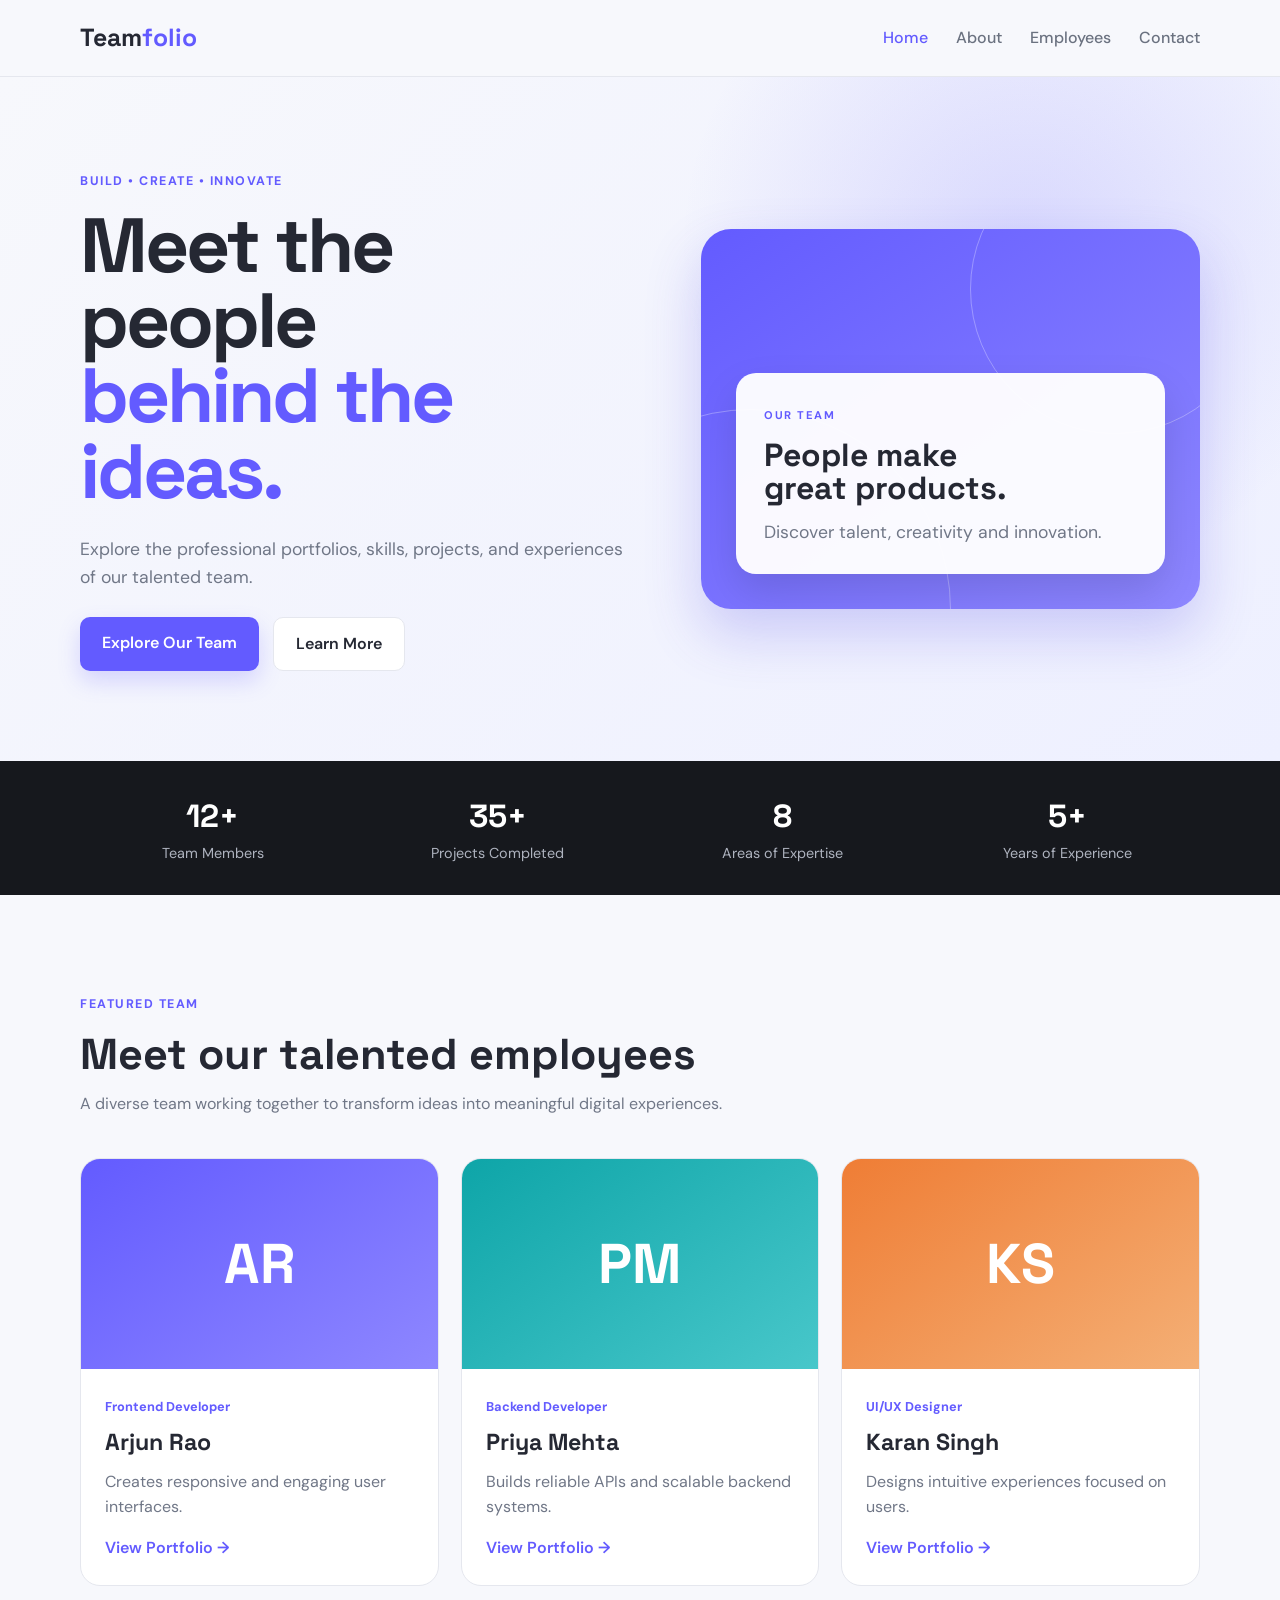
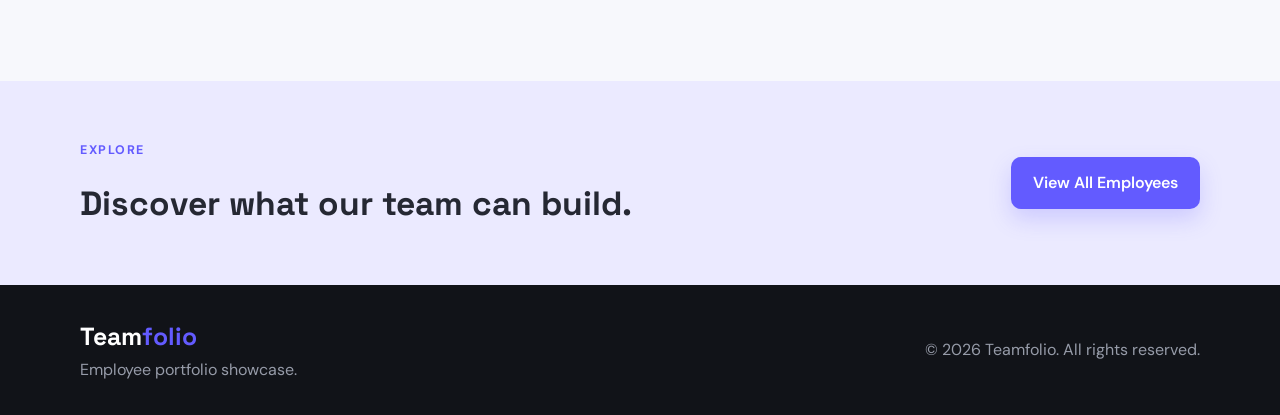
<file: index.html>
<!DOCTYPE html>
<html lang="en">
<head>
    <meta charset="UTF-8">
    <meta name="viewport" content="width=device-width, initial-scale=1.0">
    <title>Teamfolio | Employee Portfolio</title>
    <link rel="stylesheet" href="css/style.css">
</head>

<body>

<header class="navbar">
    <div class="container nav-container">
        <a href="index.html" class="logo">Team<span>folio</span></a>

        <nav>
            <a href="index.html">Home</a>
            <a href="about.html">About</a>
            <a href="employees.html">Employees</a>
            <a href="contact.html">Contact</a>
        </nav>
    </div>
</header>

<main>

    <!-- HERO -->
    <section class="hero">
        <div class="container hero-content">

            <div class="hero-text">
                <span class="badge">BUILD • CREATE • INNOVATE</span>

                <h1>
                    Meet the people
                    <span>behind the ideas.</span>
                </h1>

                <p>
                    Explore the professional portfolios, skills, projects,
                    and experiences of our talented team.
                </p>

                <div class="hero-buttons">
                    <a href="employees.html" class="btn primary-btn">
                        Explore Our Team
                    </a>

                    <a href="about.html" class="btn secondary-btn">
                        Learn More
                    </a>
                </div>
            </div>

            <div class="hero-card">
                <div class="circle circle-one"></div>
                <div class="circle circle-two"></div>

                <div class="floating-card">
                    <span class="mini-label">OUR TEAM</span>
                    <h3>People make<br>great products.</h3>
                    <p>
                        Discover talent, creativity and innovation.
                    </p>
                </div>
            </div>

        </div>
    </section>

    <!-- STATS -->
    <section class="stats">
        <div class="container stats-grid">

            <div>
                <h2>12+</h2>
                <p>Team Members</p>
            </div>

            <div>
                <h2>35+</h2>
                <p>Projects Completed</p>
            </div>

            <div>
                <h2>8</h2>
                <p>Areas of Expertise</p>
            </div>

            <div>
                <h2>5+</h2>
                <p>Years of Experience</p>
            </div>

        </div>
    </section>

    <!-- FEATURED TEAM -->
    <section class="section">
        <div class="container">

            <div class="section-heading">
                <span class="section-tag">FEATURED TEAM</span>

                <h2>Meet our talented employees</h2>

                <p>
                    A diverse team working together to transform ideas
                    into meaningful digital experiences.
                </p>
            </div>

            <div class="employee-grid">

                <article class="employee-card">

                    <div class="avatar avatar-one">
                        AR
                    </div>

                    <div class="employee-info">
                        <span>Frontend Developer</span>

                        <h3>Arjun Rao</h3>

                        <p>
                            Creates responsive and engaging user interfaces.
                        </p>

                        <a href="employee.html">
                            View Portfolio →
                        </a>
                    </div>

                </article>

                <article class="employee-card">

                    <div class="avatar avatar-two">
                        PM
                    </div>

                    <div class="employee-info">
                        <span>Backend Developer</span>

                        <h3>Priya Mehta</h3>

                        <p>
                            Builds reliable APIs and scalable backend systems.
                        </p>

                        <a href="employee.html">
                            View Portfolio →
                        </a>
                    </div>

                </article>

                <article class="employee-card">

                    <div class="avatar avatar-three">
                        KS
                    </div>

                    <div class="employee-info">
                        <span>UI/UX Designer</span>

                        <h3>Karan Singh</h3>

                        <p>
                            Designs intuitive experiences focused on users.
                        </p>

                        <a href="employee.html">
                            View Portfolio →
                        </a>
                    </div>

                </article>

            </div>
        </div>
    </section>

    <!-- CTA -->
    <section class="cta">
        <div class="container cta-content">

            <div>
                <span class="section-tag">EXPLORE</span>

                <h2>
                    Discover what our team can build.
                </h2>
            </div>

            <a href="employees.html" class="btn primary-btn">
                View All Employees
            </a>

        </div>
    </section>

</main>

<footer>
    <div class="container footer-content">

        <div>
            <a href="index.html" class="logo">
                Team<span>folio</span>
            </a>

            <p>
                Employee portfolio showcase.
            </p>
        </div>

        <p>
            © 2026 Teamfolio. All rights reserved.
        </p>

    </div>
</footer>

<script src="js/script.js"></script>

</body>
</html>
</file>
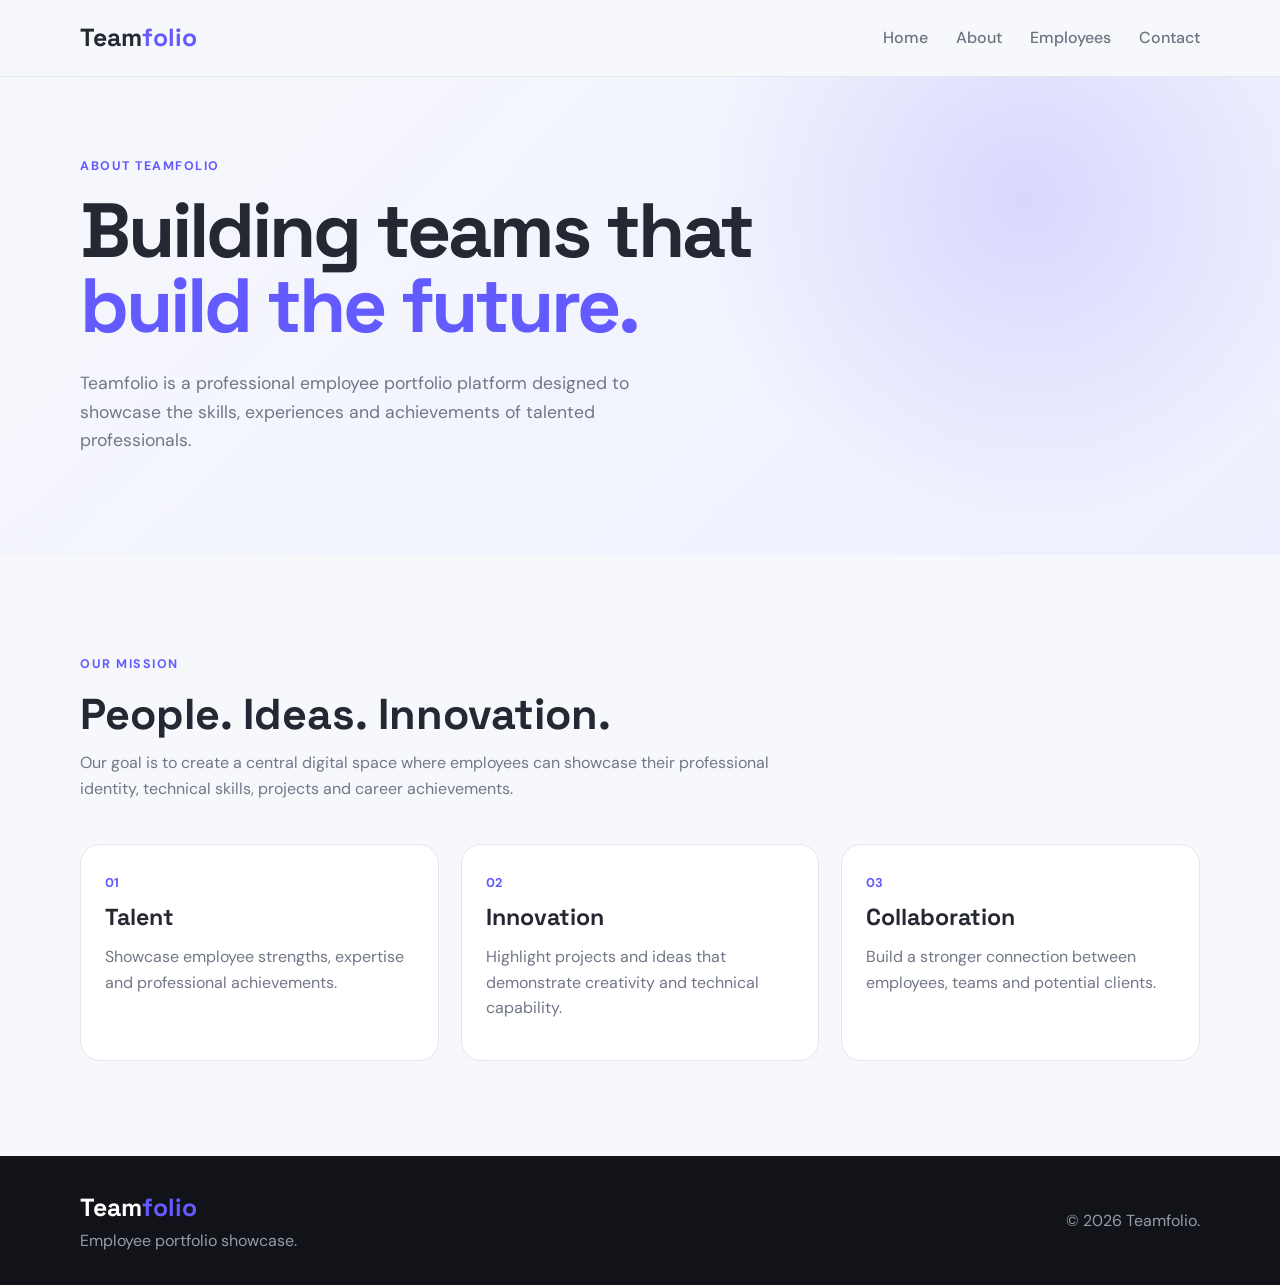
<file: about.html>
<!DOCTYPE html>
<html lang="en">

<head>
    <meta charset="UTF-8">
    <meta name="viewport" content="width=device-width, initial-scale=1.0">

    <title>About | Teamfolio</title>

    <link rel="stylesheet" href="css/style.css">
</head>

<body>

<header class="navbar">

    <div class="container nav-container">

        <a href="index.html" class="logo">
            Team<span>folio</span>
        </a>

        <nav>
            <a href="index.html">Home</a>
            <a href="about.html">About</a>
            <a href="employees.html">Employees</a>
            <a href="contact.html">Contact</a>
        </nav>

    </div>

</header>

<main>

<section class="hero small-hero">

    <div class="container">

        <span class="badge">
            ABOUT TEAMFOLIO
        </span>

        <h1>
            Building teams that
            <span>build the future.</span>
        </h1>

        <p>
            Teamfolio is a professional employee portfolio platform
            designed to showcase the skills, experiences and achievements
            of talented professionals.
        </p>

    </div>

</section>

<section class="section">

    <div class="container">

        <div class="section-heading">

            <span class="section-tag">
                OUR MISSION
            </span>

            <h2>
                People. Ideas. Innovation.
            </h2>

            <p>
                Our goal is to create a central digital space where
                employees can showcase their professional identity,
                technical skills, projects and career achievements.
            </p>

        </div>

        <div class="employee-grid">

            <article class="employee-card">

                <div class="employee-info">

                    <span>01</span>

                    <h3>
                        Talent
                    </h3>

                    <p>
                        Showcase employee strengths, expertise and
                        professional achievements.
                    </p>

                </div>

            </article>

            <article class="employee-card">

                <div class="employee-info">

                    <span>02</span>

                    <h3>
                        Innovation
                    </h3>

                    <p>
                        Highlight projects and ideas that demonstrate
                        creativity and technical capability.
                    </p>

                </div>

            </article>

            <article class="employee-card">

                <div class="employee-info">

                    <span>03</span>

                    <h3>
                        Collaboration
                    </h3>

                    <p>
                        Build a stronger connection between employees,
                        teams and potential clients.
                    </p>

                </div>

            </article>

        </div>

    </div>

</section>

</main>

<footer>

    <div class="container footer-content">

        <div>

            <a href="index.html" class="logo">
                Team<span>folio</span>
            </a>

            <p>
                Employee portfolio showcase.
            </p>

        </div>

        <p>
            © 2026 Teamfolio.
        </p>

    </div>

</footer>

</body>
</html>
</file>
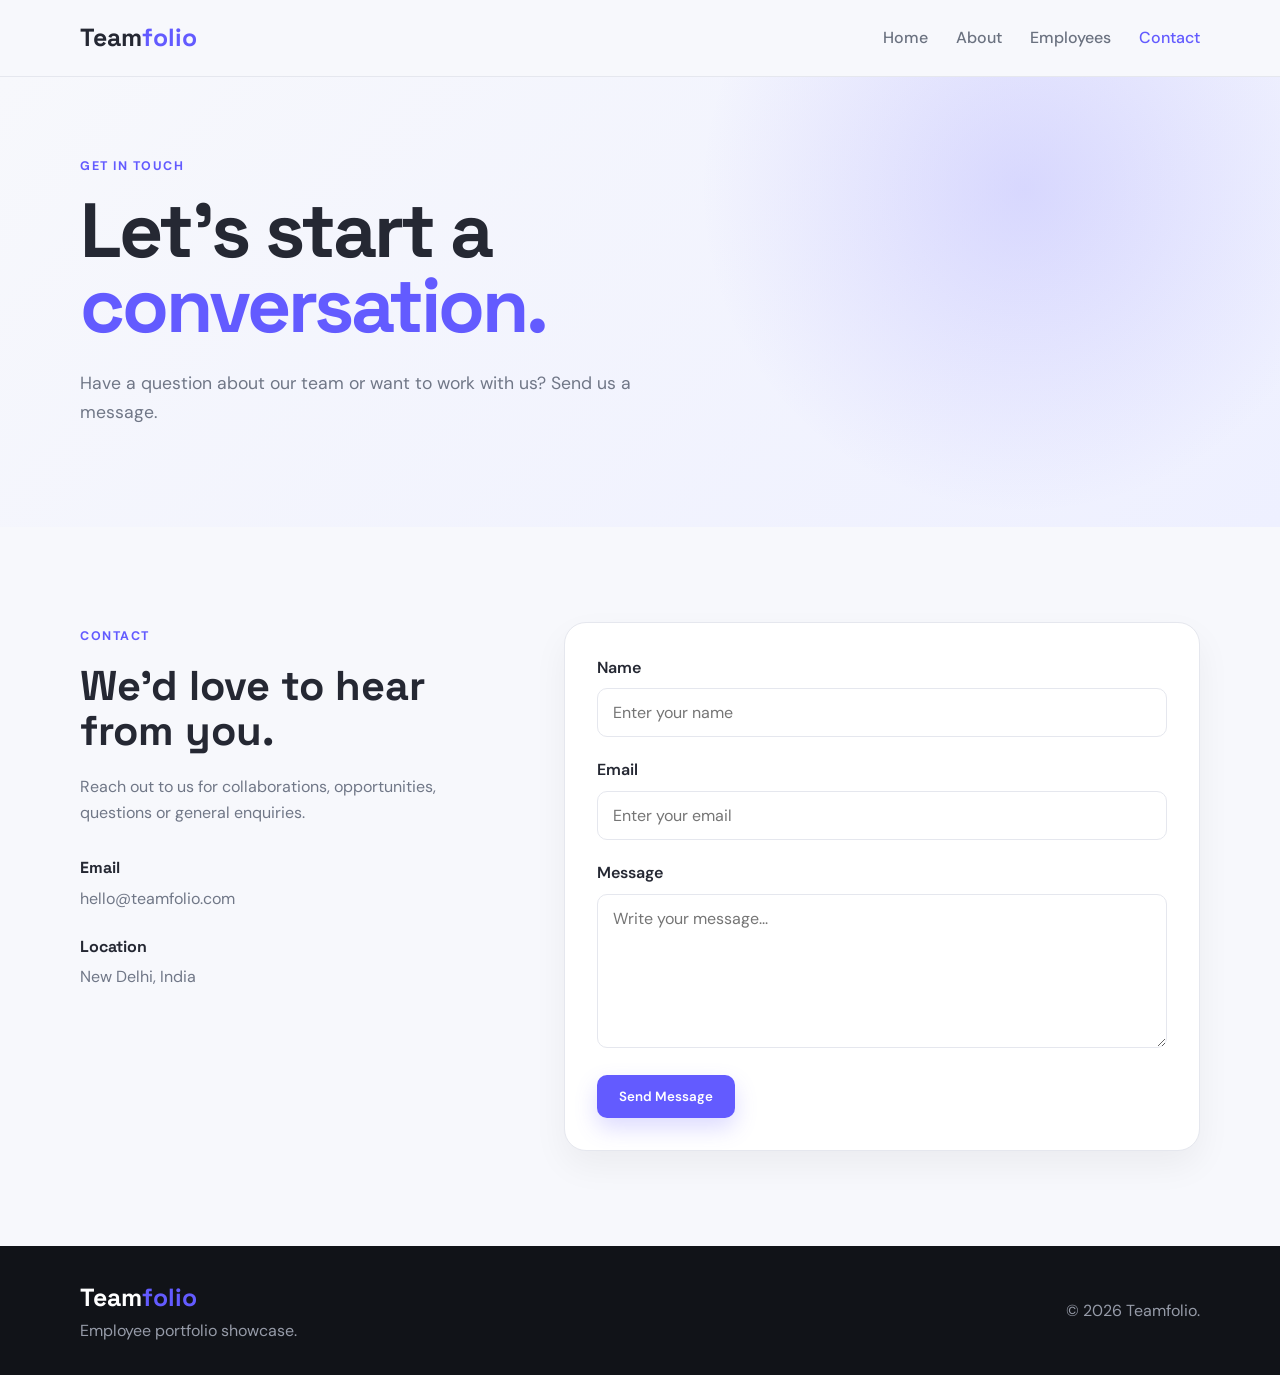
<file: contact.html>
<!DOCTYPE html>
<html lang="en">

<head>

    <meta charset="UTF-8">

    <meta name="viewport"
          content="width=device-width, initial-scale=1.0">

    <title>Contact | Teamfolio</title>

    <link rel="stylesheet"
          href="css/style.css">

</head>

<body>

<header class="navbar">

    <div class="container nav-container">

        <a href="index.html"
           class="logo">

            Team<span>folio</span>

        </a>

        <nav>

            <a href="index.html">
                Home
            </a>

            <a href="about.html">
                About
            </a>

            <a href="employees.html">
                Employees
            </a>

            <a href="contact.html">
                Contact
            </a>

        </nav>

    </div>

</header>

<main>

<section class="hero small-hero">

    <div class="container">

        <span class="badge">
            GET IN TOUCH
        </span>

        <h1>
            Let's start a
            <span>conversation.</span>
        </h1>

        <p>
            Have a question about our team or want to work with us?
            Send us a message.
        </p>

    </div>

</section>


<section class="section">

    <div class="container">

        <div class="contact-layout">

            <div class="contact-info">

                <span class="section-tag">
                    CONTACT
                </span>

                <h2>
                    We'd love to hear from you.
                </h2>

                <p>
                    Reach out to us for collaborations, opportunities,
                    questions or general enquiries.
                </p>

                <div class="contact-item">

                    <strong>
                        Email
                    </strong>

                    <span>
                        hello@teamfolio.com
                    </span>

                </div>

                <div class="contact-item">

                    <strong>
                        Location
                    </strong>

                    <span>
                        New Delhi, India
                    </span>

                </div>

            </div>


            <form class="contact-form"
                  onsubmit="submitForm(event)">

                <div class="form-group">

                    <label for="name">
                        Name
                    </label>

                    <input
                        type="text"
                        id="name"
                        name="name"
                        placeholder="Enter your name"
                        required
                    >

                </div>


                <div class="form-group">

                    <label for="email">
                        Email
                    </label>

                    <input
                        type="email"
                        id="email"
                        name="email"
                        placeholder="Enter your email"
                        required
                    >

                </div>


                <div class="form-group">

                    <label for="message">
                        Message
                    </label>

                    <textarea
                        id="message"
                        name="message"
                        rows="6"
                        placeholder="Write your message..."
                        required
                    ></textarea>

                </div>


                <button
                    type="submit"
                    class="btn primary-btn">

                    Send Message

                </button>

            </form>

        </div>

    </div>

</section>

</main>

<footer>

    <div class="container footer-content">

        <div>

            <a href="index.html"
               class="logo">

                Team<span>folio</span>

            </a>

            <p>
                Employee portfolio showcase.
            </p>

        </div>

        <p>
            © 2026 Teamfolio.
        </p>

    </div>

</footer>

<script src="js/script.js"></script>

</body>
</html>
</file>
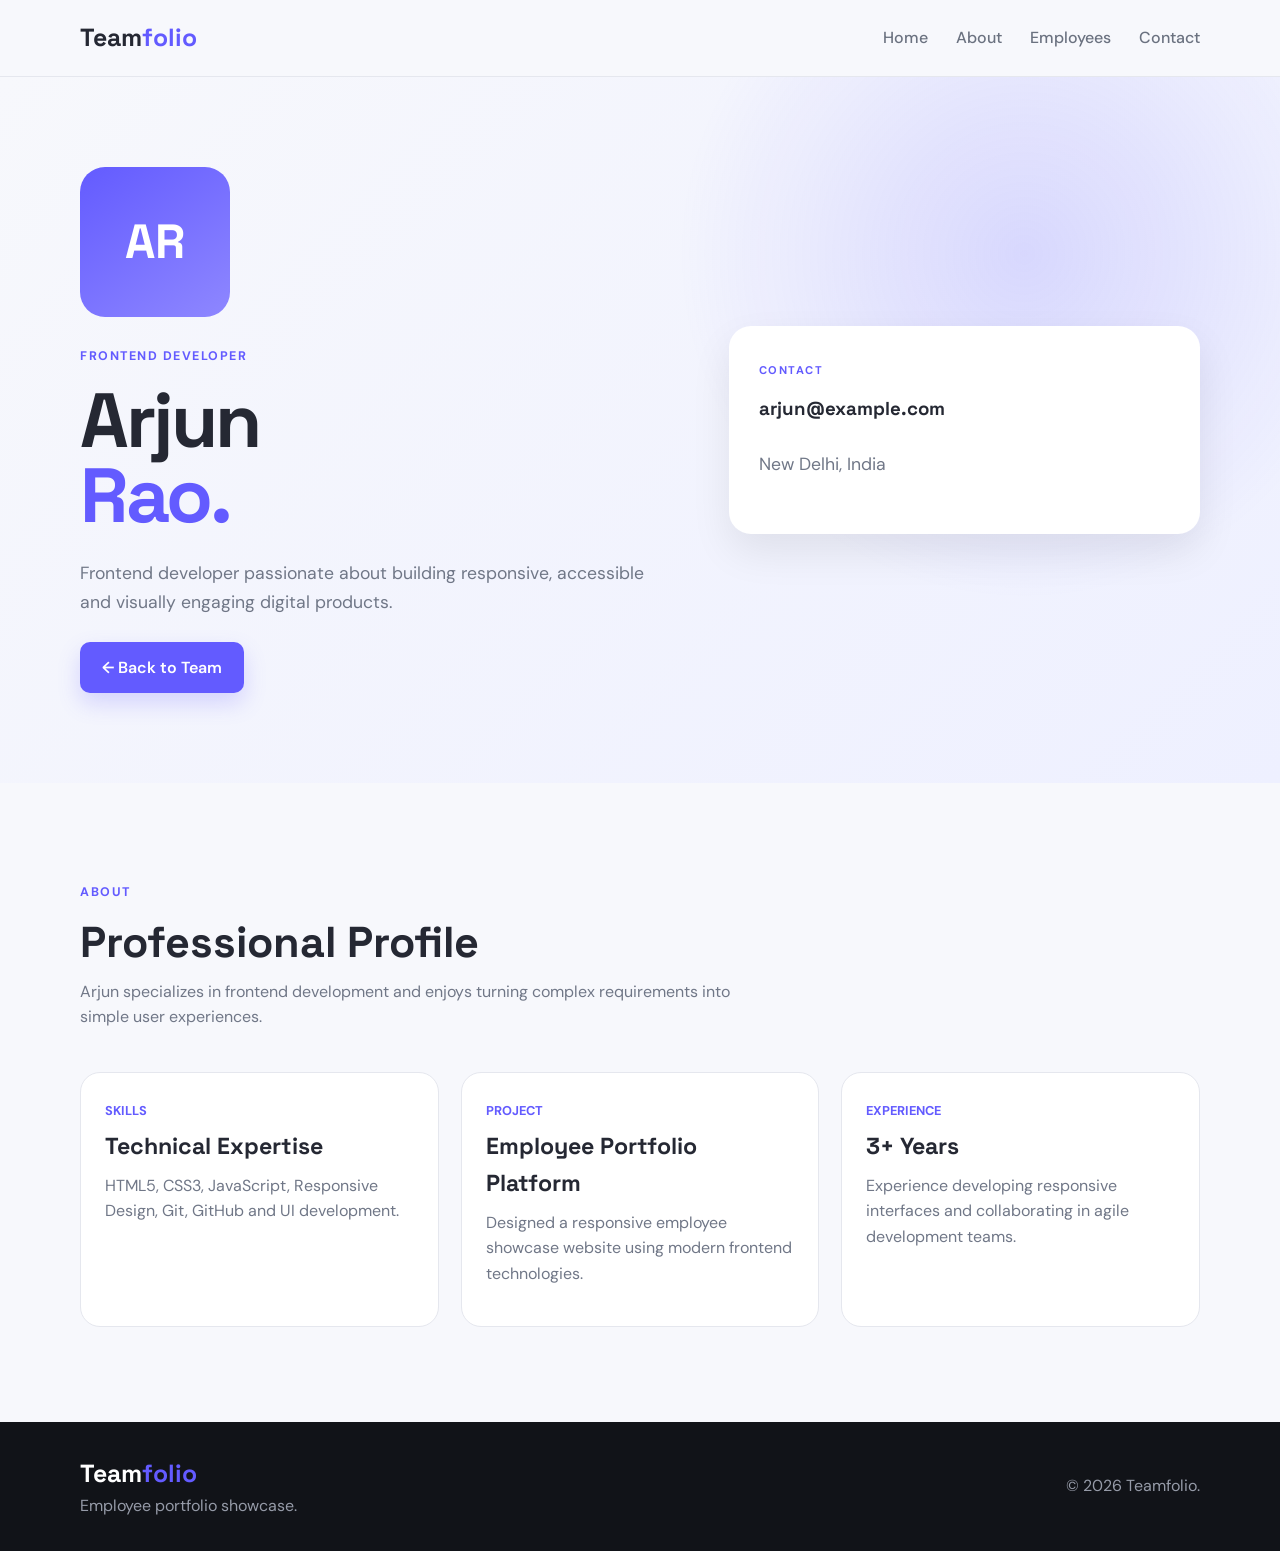
<file: employee.html>
<!DOCTYPE html>
<html lang="en">

<head>

    <meta charset="UTF-8">

    <meta name="viewport"
          content="width=device-width, initial-scale=1.0">

    <title>Employee Portfolio | Teamfolio</title>

    <link rel="stylesheet"
          href="css/style.css">

</head>

<body>

<header class="navbar">

    <div class="container nav-container">

        <a href="index.html"
           class="logo">

            Team<span>folio</span>

        </a>

        <nav>

            <a href="index.html">
                Home
            </a>

            <a href="about.html">
                About
            </a>

            <a href="employees.html">
                Employees
            </a>

            <a href="contact.html">
                Contact
            </a>

        </nav>

    </div>

</header>

<main>

<section class="hero">

    <div class="container profile-hero">

        <div>

            <div class="profile-avatar avatar-one">
                AR
            </div>

            <span class="badge">
                FRONTEND DEVELOPER
            </span>

            <h1>
                Arjun
                <span>Rao.</span>
            </h1>

            <p>
                Frontend developer passionate about building responsive,
                accessible and visually engaging digital products.
            </p>

            <div class="hero-buttons">

                <a href="employees.html"
                   class="btn primary-btn">

                    ← Back to Team

                </a>

            </div>

        </div>

        <div class="profile-contact">

            <span class="mini-label">
                CONTACT
            </span>

            <h3>
                arjun@example.com
            </h3>

            <p>
                New Delhi, India
            </p>

        </div>

    </div>

</section>


<section class="section">

    <div class="container">

        <div class="section-heading">

            <span class="section-tag">
                ABOUT
            </span>

            <h2>
                Professional Profile
            </h2>

            <p>
                Arjun specializes in frontend development and enjoys
                turning complex requirements into simple user experiences.
            </p>

        </div>


        <div class="employee-grid">


            <article class="employee-card">

                <div class="employee-info">

                    <span>
                        SKILLS
                    </span>

                    <h3>
                        Technical Expertise
                    </h3>

                    <p>
                        HTML5, CSS3, JavaScript, Responsive Design,
                        Git, GitHub and UI development.
                    </p>

                </div>

            </article>


            <article class="employee-card">

                <div class="employee-info">

                    <span>
                        PROJECT
                    </span>

                    <h3>
                        Employee Portfolio Platform
                    </h3>

                    <p>
                        Designed a responsive employee showcase
                        website using modern frontend technologies.
                    </p>

                </div>

            </article>


            <article class="employee-card">

                <div class="employee-info">

                    <span>
                        EXPERIENCE
                    </span>

                    <h3>
                        3+ Years
                    </h3>

                    <p>
                        Experience developing responsive interfaces
                        and collaborating in agile development teams.
                    </p>

                </div>

            </article>


        </div>

    </div>

</section>

</main>

<footer>

    <div class="container footer-content">

        <div>

            <a href="index.html"
               class="logo">

                Team<span>folio</span>

            </a>

            <p>
                Employee portfolio showcase.
            </p>

        </div>

        <p>
            © 2026 Teamfolio.
        </p>

    </div>

</footer>

</body>
</html>
</file>
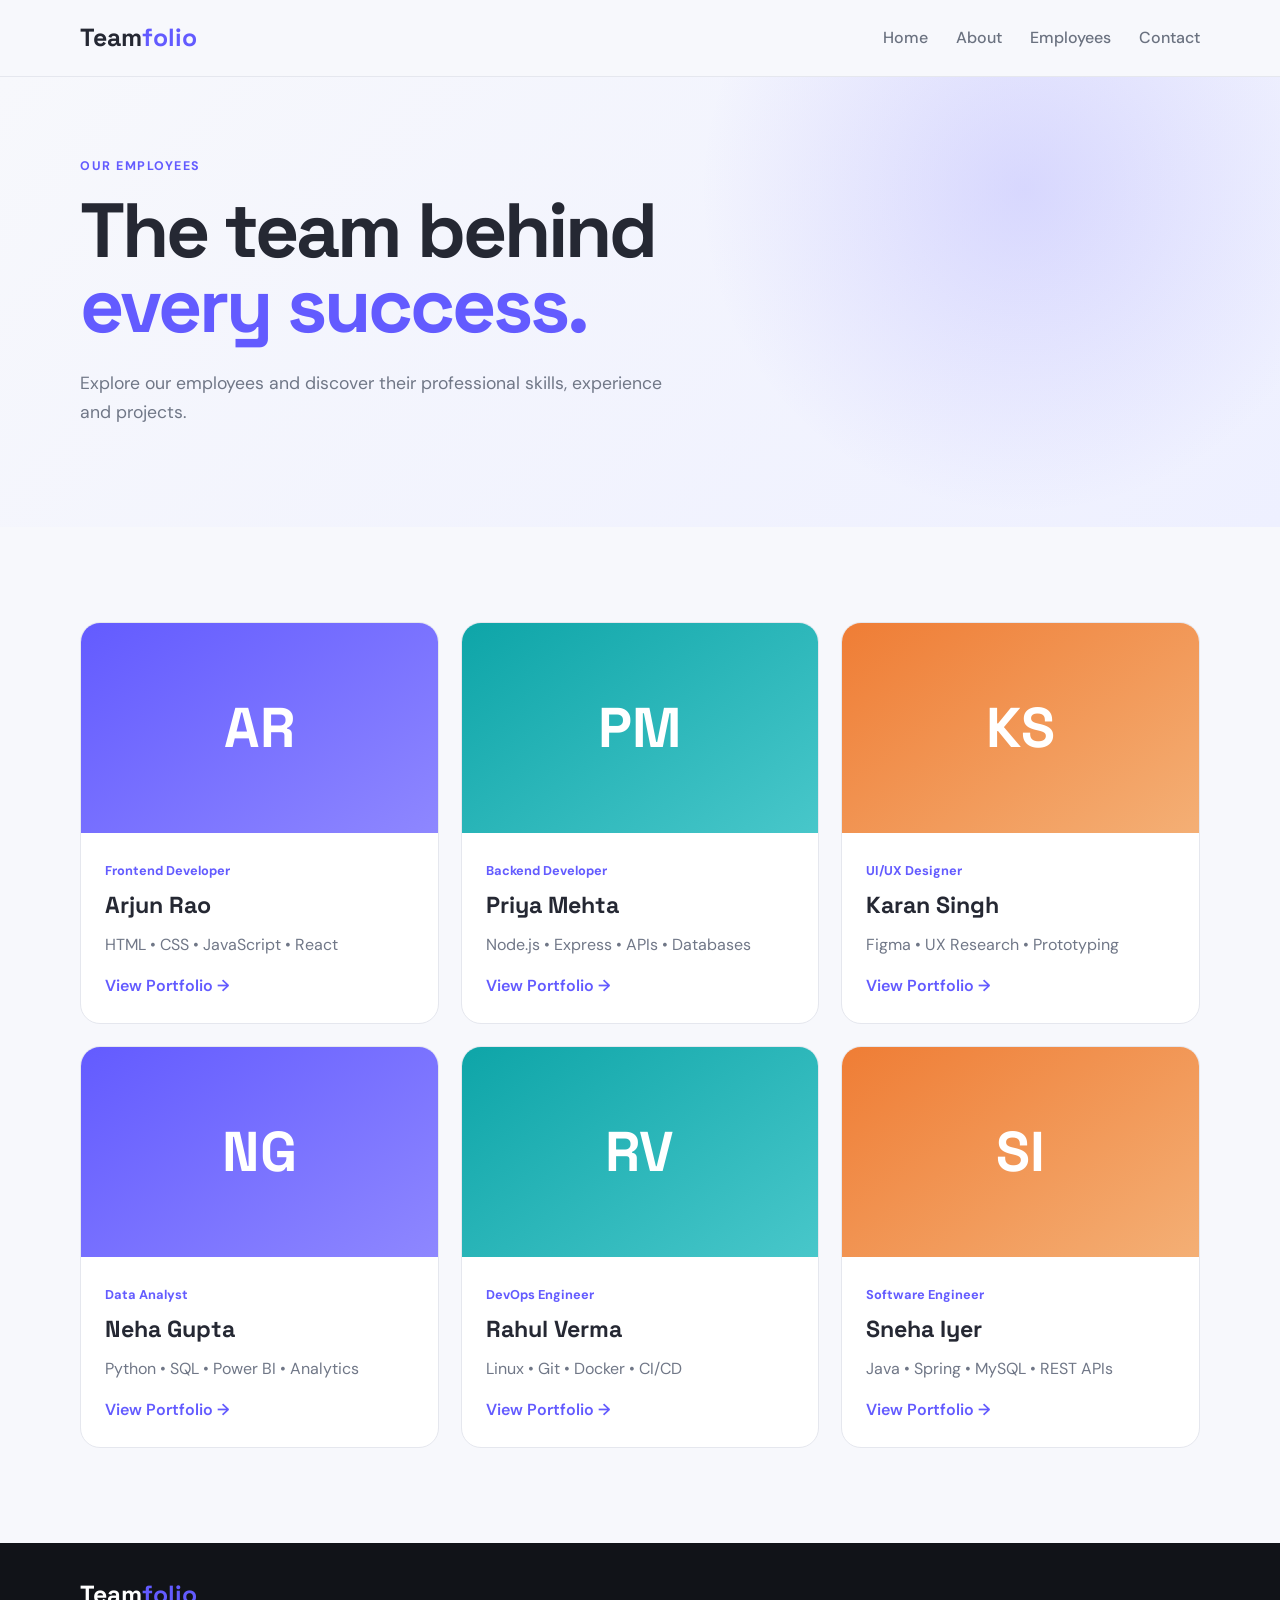
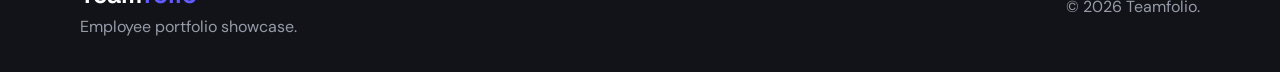
<file: employees.html>
<!DOCTYPE html>
<html lang="en">

<head>

    <meta charset="UTF-8">

    <meta name="viewport"
          content="width=device-width, initial-scale=1.0">

    <title>Employees | Teamfolio</title>

    <link rel="stylesheet"
          href="css/style.css">

</head>

<body>

<header class="navbar">

    <div class="container nav-container">

        <a href="index.html" class="logo">
            Team<span>folio</span>
        </a>

        <nav>

            <a href="index.html">
                Home
            </a>

            <a href="about.html">
                About
            </a>

            <a href="employees.html">
                Employees
            </a>

            <a href="contact.html">
                Contact
            </a>

        </nav>

    </div>

</header>

<main>

<section class="hero small-hero">

    <div class="container">

        <span class="badge">
            OUR EMPLOYEES
        </span>

        <h1>
            The team behind
            <span>every success.</span>
        </h1>

        <p>
            Explore our employees and discover their professional
            skills, experience and projects.
        </p>

    </div>

</section>

<section class="section">

    <div class="container">

        <div class="employee-grid">

            <!-- EMPLOYEE 1 -->

            <article class="employee-card">

                <div class="avatar avatar-one">
                    AR
                </div>

                <div class="employee-info">

                    <span>
                        Frontend Developer
                    </span>

                    <h3>
                        Arjun Rao
                    </h3>

                    <p>
                        HTML • CSS • JavaScript • React
                    </p>

                    <a href="employee.html">
                        View Portfolio →
                    </a>

                </div>

            </article>


            <!-- EMPLOYEE 2 -->

            <article class="employee-card">

                <div class="avatar avatar-two">
                    PM
                </div>

                <div class="employee-info">

                    <span>
                        Backend Developer
                    </span>

                    <h3>
                        Priya Mehta
                    </h3>

                    <p>
                        Node.js • Express • APIs • Databases
                    </p>

                    <a href="employee.html">
                        View Portfolio →
                    </a>

                </div>

            </article>


            <!-- EMPLOYEE 3 -->

            <article class="employee-card">

                <div class="avatar avatar-three">
                    KS
                </div>

                <div class="employee-info">

                    <span>
                        UI/UX Designer
                    </span>

                    <h3>
                        Karan Singh
                    </h3>

                    <p>
                        Figma • UX Research • Prototyping
                    </p>

                    <a href="employee.html">
                        View Portfolio →
                    </a>

                </div>

            </article>


            <!-- EMPLOYEE 4 -->

            <article class="employee-card">

                <div class="avatar avatar-one">
                    NG
                </div>

                <div class="employee-info">

                    <span>
                        Data Analyst
                    </span>

                    <h3>
                        Neha Gupta
                    </h3>

                    <p>
                        Python • SQL • Power BI • Analytics
                    </p>

                    <a href="employee.html">
                        View Portfolio →
                    </a>

                </div>

            </article>


            <!-- EMPLOYEE 5 -->

            <article class="employee-card">

                <div class="avatar avatar-two">
                    RV
                </div>

                <div class="employee-info">

                    <span>
                        DevOps Engineer
                    </span>

                    <h3>
                        Rahul Verma
                    </h3>

                    <p>
                        Linux • Git • Docker • CI/CD
                    </p>

                    <a href="employee.html">
                        View Portfolio →
                    </a>

                </div>

            </article>


            <!-- EMPLOYEE 6 -->

            <article class="employee-card">

                <div class="avatar avatar-three">
                    SI
                </div>

                <div class="employee-info">

                    <span>
                        Software Engineer
                    </span>

                    <h3>
                        Sneha Iyer
                    </h3>

                    <p>
                        Java • Spring • MySQL • REST APIs
                    </p>

                    <a href="employee.html">
                        View Portfolio →
                    </a>

                </div>

            </article>

        </div>

    </div>

</section>

</main>

<footer>

    <div class="container footer-content">

        <div>

            <a href="index.html" class="logo">
                Team<span>folio</span>
            </a>

            <p>
                Employee portfolio showcase.
            </p>

        </div>

        <p>
            © 2026 Teamfolio.
        </p>

    </div>

</footer>

</body>
</html>
</file>
<file: css/style.css>
@import url('https://fonts.googleapis.com/css2?family=DM+Sans:wght@400;500;600;700&family=Space+Grotesk:wght@500;600;700&display=swap');

:root {
    --primary: #635bff;
    --primary-light: #ebeaff;
    --dark: #16181d;
    --text: #252833;
    --muted: #707787;
    --border: #e5e7ee;
    --white: #ffffff;
    --background: #f7f8fc;
}

* {
    margin: 0;
    padding: 0;
    box-sizing: border-box;
}

html {
    scroll-behavior: smooth;
}

body {
    font-family: "DM Sans", sans-serif;
    background: var(--background);
    color: var(--text);
    line-height: 1.6;
}

a {
    text-decoration: none;
    color: inherit;
}

button,
input,
textarea {
    font-family: inherit;
}

.container {
    width: min(1120px, 92%);
    margin: 0 auto;
}

/* ==============================
   NAVBAR
============================== */

.navbar {
    position: sticky;
    top: 0;
    z-index: 1000;

    background: rgba(247, 248, 252, 0.94);

    backdrop-filter: blur(14px);

    border-bottom: 1px solid var(--border);
}

.nav-container {
    min-height: 76px;

    display: flex;
    justify-content: space-between;
    align-items: center;
}

.logo {
    font-family: "Space Grotesk", sans-serif;

    font-size: 1.55rem;

    font-weight: 700;
}

.logo span {
    color: var(--primary);
}

nav {
    display: flex;

    gap: 28px;
}

nav a {
    color: #6b7280;

    font-weight: 500;

    transition: 0.25s ease;
}

nav a:hover {
    color: var(--primary);
}

nav a.active {
    color: var(--primary);
}

/* ==============================
   HERO
============================== */

.hero {
    position: relative;

    padding: 90px 0;

    overflow: hidden;

    background:
        radial-gradient(
            circle at 80% 25%,
            rgba(99, 91, 255, 0.18),
            transparent 30%
        ),

        linear-gradient(
            135deg,
            #f7f8fc 0%,
            #eef0ff 100%
        );
}

.small-hero {
    padding: 75px 0;
}

.hero-content {
    display: grid;

    grid-template-columns: 1.05fr 0.95fr;

    gap: 70px;

    align-items: center;
}

.badge,
.section-tag {
    display: inline-block;

    color: var(--primary);

    font-size: 0.78rem;

    font-weight: 700;

    letter-spacing: 1.5px;

    margin-bottom: 16px;
}

.hero h1 {
    font-family: "Space Grotesk", sans-serif;

    font-size: clamp(
        3rem,
        6vw,
        5.2rem
    );

    line-height: 0.98;

    letter-spacing: -3px;

    max-width: 700px;
}

.hero h1 span {
    display: block;

    color: var(--primary);
}

.hero p {
    max-width: 600px;

    margin: 26px 0;

    color: var(--muted);

    font-size: 1.1rem;
}

.hero-buttons {
    display: flex;

    flex-wrap: wrap;

    gap: 14px;
}

.btn {
    display: inline-block;

    padding: 13px 22px;

    border-radius: 10px;

    font-weight: 600;

    border: none;

    cursor: pointer;

    transition:
        transform 0.2s ease,
        box-shadow 0.2s ease;
}

.btn:hover {
    transform: translateY(-2px);
}

.primary-btn {
    color: white;

    background: var(--primary);

    box-shadow:
        0 10px 22px
        rgba(99, 91, 255, 0.22);
}

.secondary-btn {
    background: white;

    border: 1px solid var(--border);
}

/* ==============================
   HERO CARD
============================== */

.hero-card {
    position: relative;

    min-height: 380px;

    border-radius: 30px;

    overflow: hidden;

    background:
        linear-gradient(
            145deg,
            #635bff,
            #8e87ff
        );

    box-shadow:
        0 25px 55px
        rgba(79, 70, 229, 0.24);
}

.circle {
    position: absolute;

    border: 1px solid rgba(
        255,
        255,
        255,
        0.3
    );

    border-radius: 50%;
}

.circle-one {
    width: 290px;

    height: 290px;

    top: -85px;

    right: -60px;
}

.circle-two {
    width: 400px;

    height: 400px;

    left: -150px;

    bottom: -200px;
}

.floating-card {
    position: absolute;

    left: 35px;

    bottom: 35px;

    width: calc(100% - 70px);

    padding: 28px;

    background:
        rgba(255, 255, 255, 0.96);

    border-radius: 20px;

    box-shadow:
        0 18px 40px
        rgba(0, 0, 0, 0.12);
}

.mini-label {
    font-size: 0.7rem;

    color: var(--primary);

    letter-spacing: 1.5px;

    font-weight: 700;
}

.floating-card h3 {
    font-family: "Space Grotesk", sans-serif;

    font-size: 2rem;

    line-height: 1.05;

    margin: 12px 0;
}

.floating-card p {
    color: var(--muted);

    margin: 0;
}

/* ==============================
   STATS
============================== */

.stats {
    background: var(--dark);

    color: white;

    padding: 30px 0;
}

.stats-grid {
    display: grid;

    grid-template-columns:
        repeat(4, 1fr);

    gap: 20px;

    text-align: center;
}

.stats h2 {
    font-family: "Space Grotesk", sans-serif;

    font-size: 2rem;
}

.stats p {
    color: #aeb3bf;

    font-size: 0.9rem;
}

/* ==============================
   SECTION
============================== */

.section {
    padding: 95px 0;
}

.section-heading {
    max-width: 700px;

    margin-bottom: 42px;
}

.section-heading h2 {
    font-family: "Space Grotesk", sans-serif;

    font-size: 2.7rem;

    line-height: 1.1;

    margin-bottom: 12px;
}

.section-heading p {
    color: var(--muted);
}

/* ==============================
   EMPLOYEE GRID
============================== */

.employee-grid {
    display: grid;

    grid-template-columns:
        repeat(3, 1fr);

    gap: 22px;
}

.employee-card {
    background: white;

    border: 1px solid var(--border);

    border-radius: 20px;

    overflow: hidden;

    transition:
        transform 0.25s ease,
        box-shadow 0.25s ease;
}

.employee-card:hover {
    transform: translateY(-7px);

    box-shadow:
        0 20px 40px
        rgba(32, 35, 46, 0.08);
}

.avatar {
    min-height: 210px;

    display: grid;

    place-items: center;

    color: white;

    font-family: "Space Grotesk", sans-serif;

    font-size: 3.5rem;

    font-weight: 700;
}

.avatar-one {
    background:
        linear-gradient(
            145deg,
            #635bff,
            #8e87ff
        );
}

.avatar-two {
    background:
        linear-gradient(
            145deg,
            #0ea5a8,
            #48c7ca
        );
}

.avatar-three {
    background:
        linear-gradient(
            145deg,
            #ef7d35,
            #f4af75
        );
}

.employee-info {
    padding: 24px;
}

.employee-info span {
    color: var(--primary);

    font-size: 0.8rem;

    font-weight: 700;
}

.employee-info h3 {
    font-family: "Space Grotesk", sans-serif;

    font-size: 1.45rem;

    margin: 5px 0 8px;
}

.employee-info p {
    color: var(--muted);

    margin-bottom: 15px;
}

.employee-info a {
    color: var(--primary);

    font-weight: 600;
}

/* ==============================
   CTA
============================== */

.cta {
    padding: 55px 0;

    background: var(--primary-light);
}

.cta-content {
    display: flex;

    justify-content: space-between;

    align-items: center;

    gap: 25px;
}

.cta h2 {
    font-family: "Space Grotesk", sans-serif;

    font-size: 2.1rem;
}

/* ==============================
   PROFILE
============================== */

.profile-hero {
    display: grid;

    grid-template-columns:
        1fr 0.8fr;

    gap: 60px;

    align-items: center;
}

.profile-avatar {
    width: 150px;

    height: 150px;

    margin-bottom: 25px;

    border-radius: 25px;

    display: grid;

    place-items: center;

    color: white;

    font-family: "Space Grotesk", sans-serif;

    font-size: 3rem;

    font-weight: 700;
}

.profile-contact {
    background: white;

    padding: 30px;

    border-radius: 22px;

    box-shadow:
        0 18px 40px
        rgba(0, 0, 0, 0.08);
}

.profile-contact h3 {
    margin: 12px 0;

    font-family: "Space Grotesk", sans-serif;
}

/* ==============================
   CONTACT
============================== */

.contact-layout {
    display: grid;

    grid-template-columns:
        0.8fr 1.2fr;

    gap: 60px;

    align-items: start;
}

.contact-info h2 {
    font-family: "Space Grotesk", sans-serif;

    font-size: 2.6rem;

    line-height: 1.1;

    margin-bottom: 20px;
}

.contact-info > p {
    color: var(--muted);

    margin-bottom: 30px;
}

.contact-item {
    display: flex;

    flex-direction: column;

    margin-bottom: 22px;

    gap: 5px;
}

.contact-item strong {
    font-family: "Space Grotesk", sans-serif;
}

.contact-item span {
    color: var(--muted);
}

.contact-form {
    background: white;

    border: 1px solid var(--border);

    border-radius: 22px;

    padding: 32px;

    box-shadow:
        0 15px 35px
        rgba(0, 0, 0, 0.05);
}

.form-group {
    margin-bottom: 20px;
}

.form-group label {
    display: block;

    margin-bottom: 8px;

    font-weight: 600;
}

.form-group input,
.form-group textarea {
    width: 100%;

    padding: 13px 15px;

    border: 1px solid var(--border);

    border-radius: 10px;

    outline: none;

    font-size: 1rem;

    transition:
        border 0.2s ease,
        box-shadow 0.2s ease;
}

.form-group input:focus,
.form-group textarea:focus {
    border-color: var(--primary);

    box-shadow:
        0 0 0 3px
        rgba(99, 91, 255, 0.1);
}

.form-group textarea {
    resize: vertical;
}

/* ==============================
   FOOTER
============================== */

footer {
    background: #111318;

    color: white;

    padding: 32px 0;
}

.footer-content {
    display: flex;

    justify-content: space-between;

    align-items: center;

    gap: 20px;
}

.footer-content p {
    color: #969ba8;
}

/* ==============================
   RESPONSIVE
============================== */

@media (max-width: 850px) {

    .hero-content,
    .profile-hero,
    .contact-layout {
        grid-template-columns: 1fr;
    }

    .employee-grid {
        grid-template-columns: 1fr 1fr;
    }

    .stats-grid {
        grid-template-columns: 1fr 1fr;
    }

}

@media (max-width: 600px) {

    .nav-container {
        flex-direction: column;

        gap: 12px;

        padding: 15px 0;
    }

    nav {
        flex-wrap: wrap;

        justify-content: center;

        gap: 14px;
    }

    .hero {
        padding: 60px 0;
    }

    .hero h1 {
        font-size: 3rem;
    }

    .employee-grid,
    .stats-grid {
        grid-template-columns: 1fr;
    }

    .cta-content,
    .footer-content {
        flex-direction: column;

        align-items: flex-start;
    }

    .contact-form {
        padding: 22px;
    }

}
</file>
